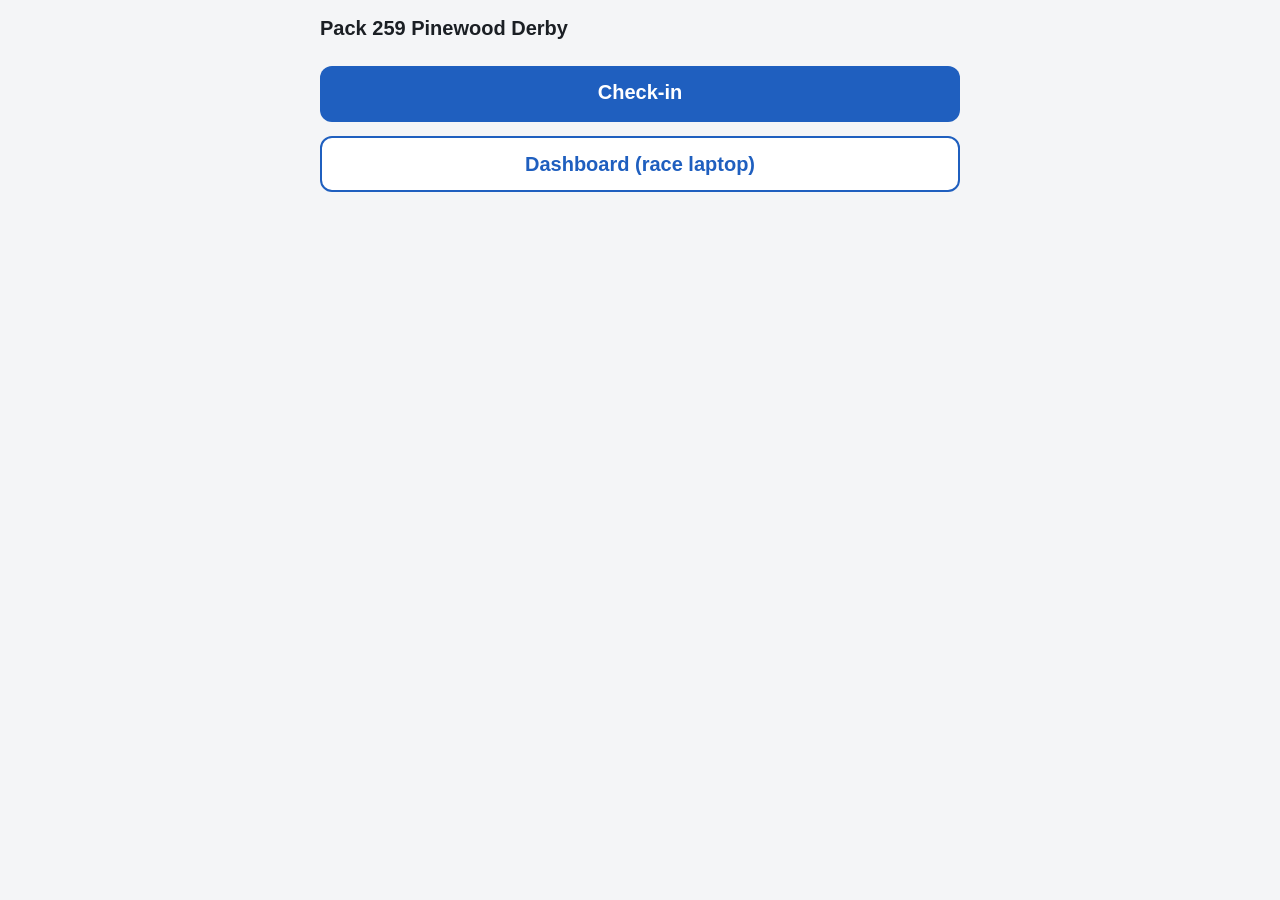
<file: index.html>
<!doctype html>
<html lang="en">
<head>
<meta charset="utf-8">
<meta name="viewport" content="width=device-width, initial-scale=1">
<meta name="robots" content="noindex, nofollow">
<title>Pack 259 Derby</title>
<link rel="stylesheet" href="style.css">
</head>
<body>
<div class="wrap">
  <header><h1>Pack 259 Pinewood Derby</h1></header>
  <a class="btn" href="c.html" style="text-align:center;text-decoration:none">Check-in</a>
  <a class="btn secondary" href="dashboard.html" style="text-align:center;text-decoration:none">Dashboard (race laptop)</a>
</div>
</body>
</html>
</file>
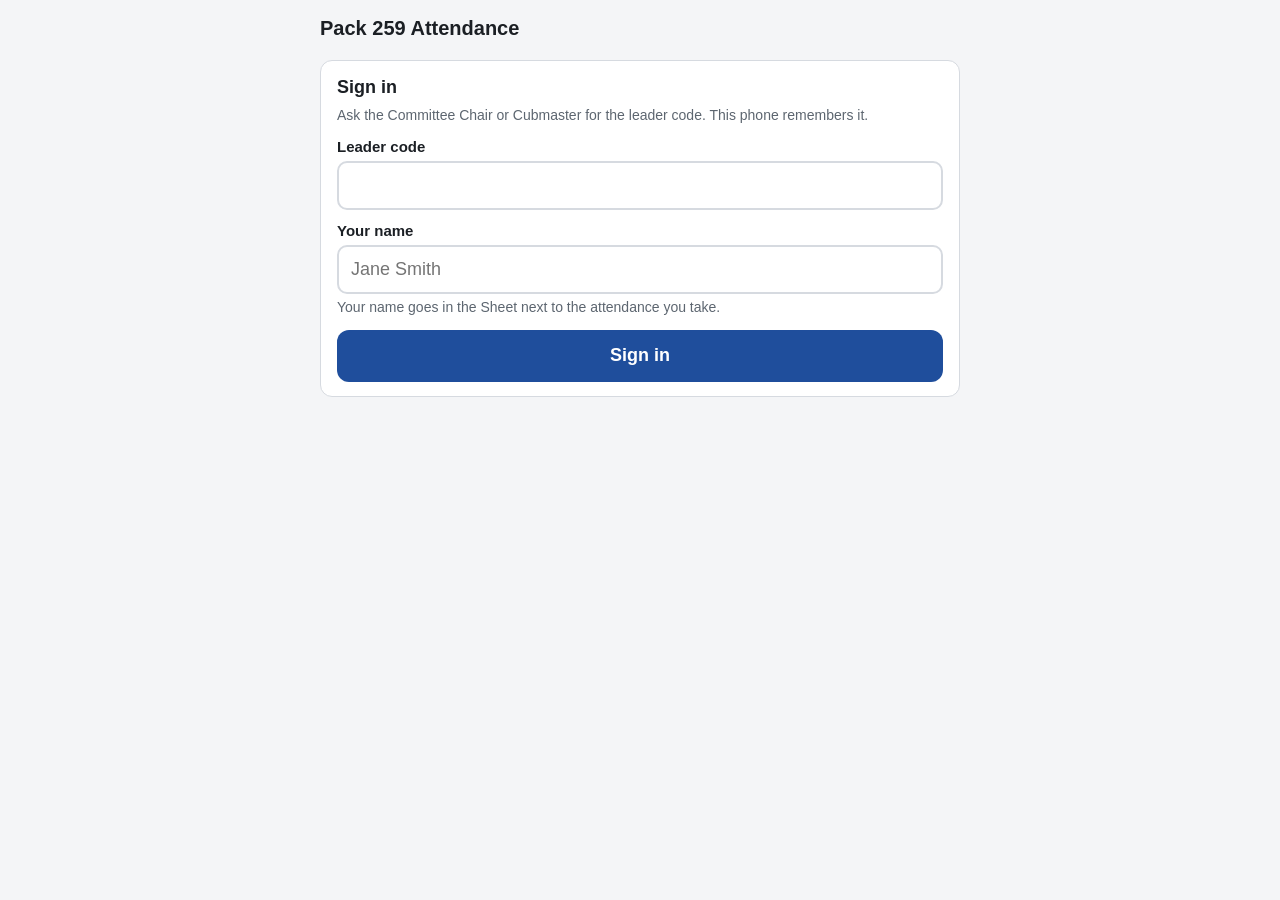
<file: attendance/index.html>
<!doctype html>
<html lang="en">
<head>
<meta charset="utf-8">
<meta name="viewport" content="width=device-width, initial-scale=1, viewport-fit=cover">
<meta name="robots" content="noindex, nofollow">
<meta name="theme-color" content="#1f4e9c">
<meta name="apple-mobile-web-app-capable" content="yes">
<meta name="apple-mobile-web-app-title" content="Attendance">
<title>Pack 259 Attendance</title>
<link rel="manifest" href="manifest.webmanifest">
<link rel="apple-touch-icon" href="apple-touch-icon.png">
<link rel="icon" href="icon-192.png">
<link rel="stylesheet" href="app.css">
</head>
<body>
<header class="top">
  <div>
    <h1>Pack 259 Attendance</h1>
    <div class="meta" id="who"></div>
  </div>
  <button type="button" class="sync" id="sync"></button>
</header>

<main class="wrap">
  <!-- sign in -->
  <section class="card hidden" id="codeCard">
    <h2>Sign in</h2>
    <p class="hint">Ask the Committee Chair or Cubmaster for the leader code. This phone remembers it.</p>
    <form id="codeForm" autocomplete="off">
      <label for="codeInput">Leader code</label>
      <input type="password" id="codeInput" autocapitalize="off" autocorrect="off" spellcheck="false" required>
      <label for="nameInput">Your name</label>
      <input type="text" id="nameInput" placeholder="Jane Smith" maxlength="40" autocomplete="name" required>
      <p class="hint">Your name goes in the Sheet next to the attendance you take.</p>
      <div id="codeErr" class="err hidden"></div>
      <button class="btn" type="submit" id="codeBtn">Sign in</button>
    </form>
  </section>

  <!-- attendance -->
  <section class="hidden" id="mainCard">
    <div class="controls card">
      <label for="groupSel">Den</label>
      <select id="groupSel"></select>
      <div class="two">
        <div>
          <label for="dateInput">Date</label>
          <input type="date" id="dateInput">
        </div>
        <div>
          <label for="eventSel">Event</label>
          <select id="eventSel"></select>
        </div>
      </div>
      <input type="text" id="otherInput" class="hidden" placeholder="Name of the event" maxlength="60" aria-label="Name of the event">
    </div>

    <div id="msg"></div>

    <div id="listArea" class="hidden">
      <div class="countbar">
        <span id="count"></span>
        <span class="hint">Tap a name to mark it here.</span>
      </div>
      <input type="search" id="search" class="hidden" placeholder="Find a scout" aria-label="Find a scout" autocomplete="off">
      <div id="list"></div>

      <button type="button" class="btn secondary" id="addBtn">Add a scout who isn't listed</button>
      <form class="card hidden" id="addForm" autocomplete="off">
        <h2>Add a scout</h2>
        <p class="hint">Use this for a new scout or a visitor. They are marked here and added to this den's list.</p>
        <div class="two">
          <div>
            <label for="addFirst">First name</label>
            <input type="text" id="addFirst" maxlength="30" autocapitalize="words" required>
          </div>
          <div>
            <label for="addLast">Last name</label>
            <input type="text" id="addLast" maxlength="30" autocapitalize="words" required>
          </div>
        </div>
        <div id="addDenWrap" class="hidden">
          <label for="addDen">Den</label>
          <select id="addDen"></select>
        </div>
        <div id="addErr" class="err hidden"></div>
        <div class="two">
          <button type="button" class="btn secondary" id="addCancel">Cancel</button>
          <button type="submit" class="btn">Add</button>
        </div>
      </form>
    </div>

    <footer class="foot">
      <button type="button" class="linkbtn" id="signOutBtn">Sign out</button>
      <a href="roster.html">Update the roster</a>
    </footer>
  </section>
</main>

<script src="common.js"></script>
<script src="app.js"></script>
</body>
</html>
</file>
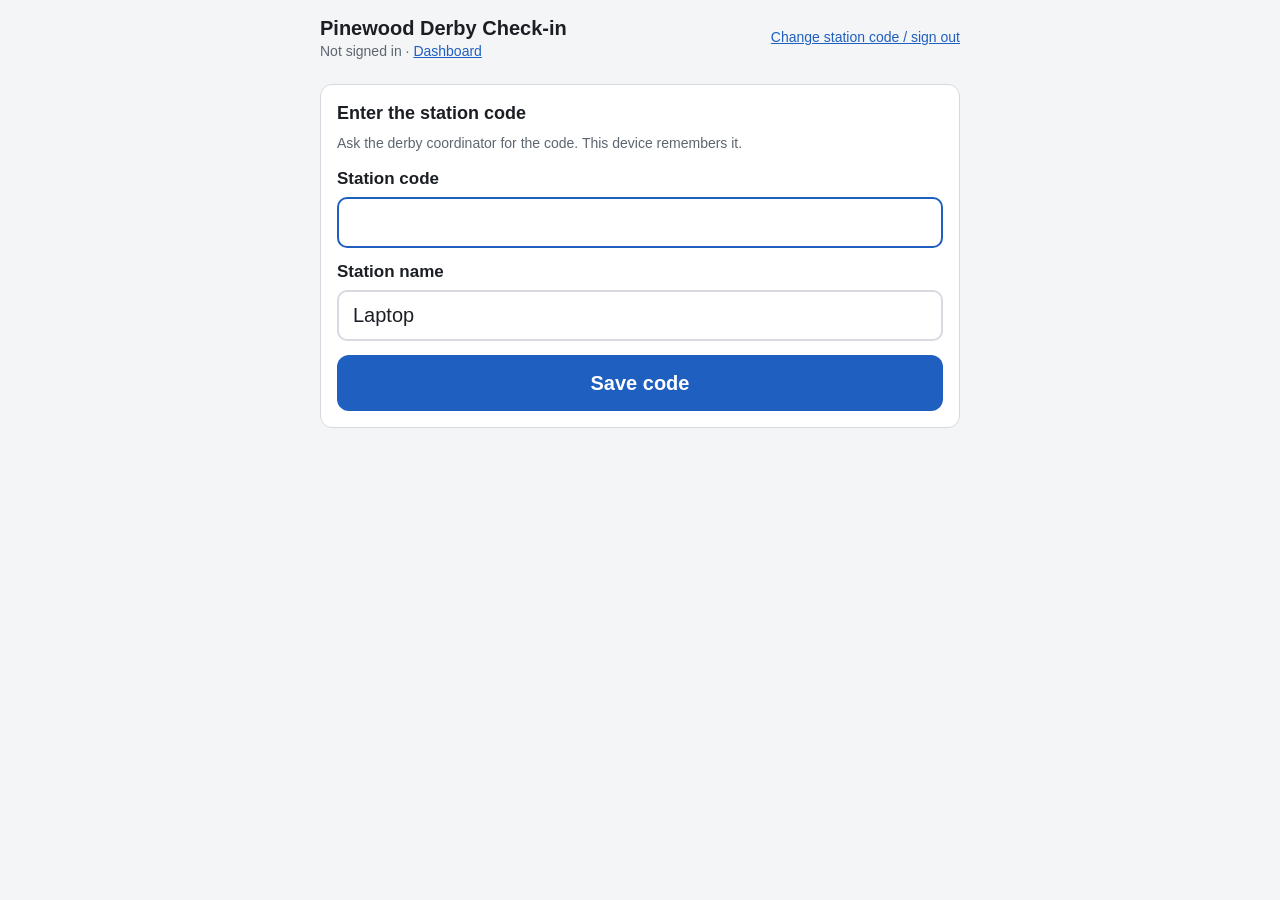
<file: c.html>
<!doctype html>
<html lang="en">
<head>
<meta charset="utf-8">
<meta name="viewport" content="width=device-width, initial-scale=1, viewport-fit=cover">
<meta name="robots" content="noindex, nofollow">
<title>Derby Check-in</title>
<link rel="stylesheet" href="style.css">
</head>
<body>
<div class="wrap">
  <header>
    <div>
      <h1 id="event">Pinewood Derby Check-in</h1>
      <div class="meta"><span id="stationLabel"></span> &middot; <a href="dashboard.html">Dashboard</a></div>
    </div>
    <button type="button" class="linkbtn" id="signOutBtn">Change station code / sign out</button>
  </header>

  <!-- station code prompt -->
  <div class="card hidden" id="codeCard">
    <div id="codeCarNo" class="carno hidden"></div>
    <h2>Enter the station code</h2>
    <p class="hint" style="margin-top:0">Ask the derby coordinator for the code. This device remembers it.</p>
    <form id="codeForm" autocomplete="off">
      <label for="codeInput">Station code</label>
      <input type="password" id="codeInput" autocapitalize="off" autocorrect="off" spellcheck="false" required>
      <label for="stationInput">Station name</label>
      <input type="text" id="stationInput" placeholder="e.g. Laptop, Table 2, Phone - Sam" maxlength="40">
      <div id="codeErr" class="err hidden" style="margin-top:10px"></div>
      <button class="btn" type="submit" id="codeBtn">Save code</button>
    </form>
  </div>

  <!-- scan box -->
  <div class="card scan hidden" id="scanCard">
    <form id="scanForm" autocomplete="off">
      <label for="scanInput">Scan or type a car number</label>
      <div class="row">
        <input type="search" id="scanInput" inputmode="numeric" placeholder="042" enterkeyhint="go" autocapitalize="off" autocorrect="off" spellcheck="false">
      </div>
    </form>
    <button type="button" class="btn secondary" id="cameraBtn">Scan next car with camera</button>
  </div>

  <div id="msg"></div>

  <!-- car -->
  <div class="card hidden" id="carCard">
    <div class="row" style="align-items:center">
      <div class="carno" id="carNo"></div>
      <div style="text-align:right"><span class="badge" id="carRank"></span></div>
    </div>
    <div id="carBody"></div>
  </div>
</div>

<!-- camera overlay -->
<div id="camera" class="hidden">
  <div class="reader"><div id="reader"></div></div>
  <div class="bar">
    <p id="cameraMsg">Point the camera at the QR code on the bottom of the car.</p>
    <button type="button" class="btn secondary" id="cameraCancel">Cancel</button>
  </div>
</div>

<script src="common.js"></script>
<script src="checkin.js"></script>
</body>
</html>
</file>
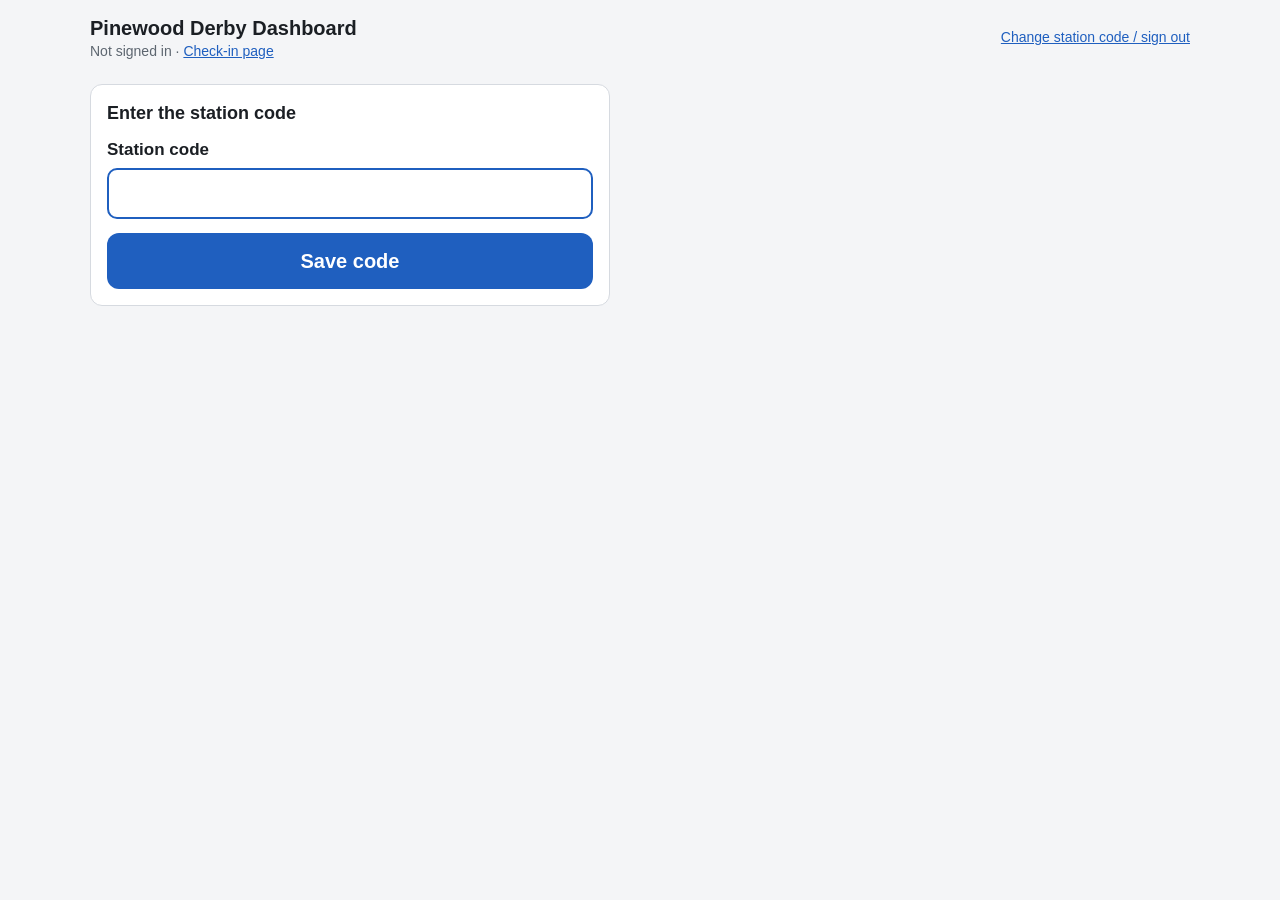
<file: dashboard.html>
<!doctype html>
<html lang="en">
<head>
<meta charset="utf-8">
<meta name="viewport" content="width=device-width, initial-scale=1">
<meta name="robots" content="noindex, nofollow">
<title>Derby Dashboard</title>
<link rel="stylesheet" href="style.css">
</head>
<body>
<div class="wrap wide">
  <header>
    <div>
      <h1 id="event">Pinewood Derby Dashboard</h1>
      <div class="meta"><span id="updated">Loading...</span> &middot; <a href="c.html">Check-in page</a></div>
    </div>
    <button type="button" class="linkbtn" id="signOutBtn">Change station code / sign out</button>
  </header>

  <div class="card hidden" id="codeCard" style="max-width:520px">
    <h2>Enter the station code</h2>
    <form id="codeForm" autocomplete="off">
      <label for="codeInput">Station code</label>
      <input type="password" id="codeInput" autocapitalize="off" autocorrect="off" spellcheck="false" required>
      <div id="codeErr" class="err hidden" style="margin-top:10px"></div>
      <button class="btn" type="submit" id="codeBtn">Save code</button>
    </form>
  </div>

  <div id="main" class="hidden">
    <div class="card">
      <div class="row" style="align-items:center; flex-wrap:wrap">
        <div><span class="big" id="totalIn">0</span> <span class="muted" id="totalOf">of 0 checked in</span></div>
        <div style="flex:0 0 auto; min-width:260px">
          <button type="button" class="btn" id="exportBtn" style="margin-top:0">Export CSV</button>
        </div>
      </div>
      <div class="export-note">Import this file directly into Race Manager. Do not open or save it in Excel.</div>
      <div class="export-note" id="exportResult"></div>
    </div>

    <div class="grid">
      <div class="card">
        <h2>Checked in by rank</h2>
        <table id="countsTable"><thead><tr><th>Rank</th><th>Checked in</th><th>Passed</th></tr></thead><tbody></tbody></table>
      </div>
      <div class="card">
        <h2>Not passed</h2>
        <div id="notPassed"></div>
      </div>
      <div class="card">
        <h2>Not yet checked in</h2>
        <div id="notIn"></div>
      </div>
    </div>
  </div>
</div>
<script src="common.js"></script>
<script src="dashboard.js"></script>
</body>
</html>
</file>
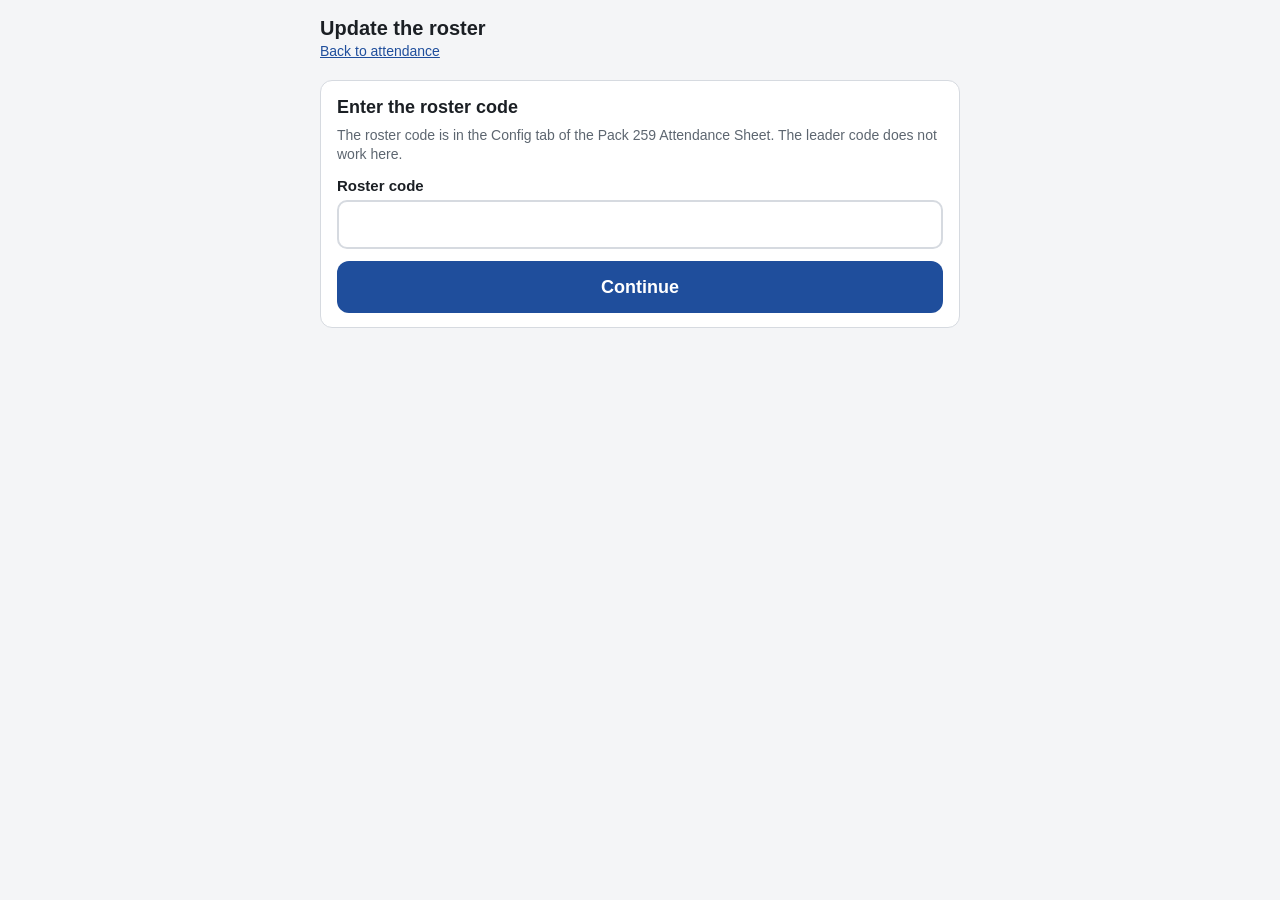
<file: attendance/roster.html>
<!doctype html>
<html lang="en">
<head>
<meta charset="utf-8">
<meta name="viewport" content="width=device-width, initial-scale=1, viewport-fit=cover">
<meta name="robots" content="noindex, nofollow">
<meta name="theme-color" content="#1f4e9c">
<title>Pack 259 Attendance Roster</title>
<link rel="icon" href="icon-192.png">
<link rel="stylesheet" href="app.css">
</head>
<body>
<header class="top">
  <div>
    <h1>Update the roster</h1>
    <div class="meta"><a href="./">Back to attendance</a></div>
  </div>
</header>

<main class="wrap">
  <!-- roster code -->
  <section class="card hidden" id="codeCard">
    <h2>Enter the roster code</h2>
    <p class="hint">The roster code is in the Config tab of the Pack 259 Attendance Sheet. The leader code does not work here.</p>
    <form id="codeForm" autocomplete="off">
      <label for="codeInput">Roster code</label>
      <input type="password" id="codeInput" autocapitalize="off" autocorrect="off" spellcheck="false" required>
      <div id="codeErr" class="err hidden"></div>
      <button class="btn" type="submit" id="codeBtn">Continue</button>
    </form>
  </section>

  <!-- choose file -->
  <section class="card hidden" id="fileCard">
    <h2>Upload the Scoutbook roster</h2>
    <ol class="steps">
      <li>In Scoutbook, download the pack roster as a CSV file (the roster report that lists youth members with their den).</li>
      <li>Choose that file here. Only each scout's name and den are sent to the Sheet. Addresses, phone numbers and parent names stay on this device.</li>
      <li>Check the changes it lists, then press <b>Update the roster</b>.</li>
    </ol>
    <input type="file" id="fileInput" accept=".csv,text/csv">
    <div id="fileErr" class="err hidden"></div>
    <p class="hint" style="margin-top:12px"><button type="button" class="linkbtn" id="signOutBtn">Forget the roster code on this device</button></p>
  </section>

  <div id="msg"></div>

  <!-- changes -->
  <section class="card changes hidden" id="checkCard">
    <h2 id="checkTitle">Changes</h2>
    <div id="checkBody"></div>
    <button type="button" class="btn" id="applyBtn">Update the roster</button>
  </section>
</main>

<script src="common.js"></script>
<script src="roster.js"></script>
</body>
</html>
</file>
<file: style.css>
:root {
  --bg: #f4f5f7; --card: #ffffff; --ink: #1b1f24; --muted: #5d6670; --line: #d6dae0;
  --blue: #1f5fbf; --green: #157a3c; --green-bg: #e3f5e9; --red: #b42318; --red-bg: #fdecea;
  --amber: #8a5a00; --amber-bg: #fff4d6;
}
* { box-sizing: border-box; }
html, body { margin: 0; background: var(--bg); color: var(--ink);
  font: 17px/1.4 -apple-system, BlinkMacSystemFont, "Segoe UI", Roboto, Helvetica, Arial, sans-serif; }
body { padding: 0 16px 40px; }
.wrap { max-width: 640px; margin: 0 auto; }
.wide { max-width: 1100px; }
header { display: flex; align-items: center; justify-content: space-between; gap: 12px; padding: 14px 0 10px; flex-wrap: wrap; }
header h1 { font-size: 20px; margin: 0; }
header .meta { font-size: 14px; color: var(--muted); }
a { color: var(--blue); }
.linkbtn { background: none; border: 0; color: var(--blue); text-decoration: underline; font: inherit; font-size: 14px; padding: 4px 0; cursor: pointer; }
.card { background: var(--card); border: 1px solid var(--line); border-radius: 12px; padding: 16px; margin: 12px 0; }
label { display: block; font-weight: 600; margin: 12px 0 6px; }
input[type=text], input[type=password], input[type=search] {
  width: 100%; font-size: 20px; padding: 12px 14px; border: 2px solid var(--line); border-radius: 10px; background: #fff; color: var(--ink); }
input:focus { outline: none; border-color: var(--blue); }
button { font: inherit; cursor: pointer; }
.btn { display: block; width: 100%; min-height: 56px; font-size: 20px; font-weight: 700; border: 0; border-radius: 12px; color: #fff; background: var(--blue); padding: 12px; margin-top: 14px; }
.btn.secondary { background: #fff; color: var(--blue); border: 2px solid var(--blue); }
.btn.green { background: var(--green); }
.btn:disabled { opacity: .55; cursor: default; }
.row { display: flex; gap: 10px; }
.row > * { flex: 1; }
.scan input { font-size: 22px; }
.hint { font-size: 14px; color: var(--muted); margin-top: 6px; }
.carno { font-size: 72px; font-weight: 800; line-height: 1; letter-spacing: 1px; }
.name { font-size: 30px; font-weight: 700; margin-top: 6px; overflow-wrap: anywhere; }
.badge { display: inline-block; padding: 4px 12px; border-radius: 999px; font-weight: 700; font-size: 16px; color: #fff; background: #555; vertical-align: middle; }
.rank-lion { background: #b8860b; } .rank-tiger { background: #d35400; } .rank-wolf { background: #b03a2e; }
.rank-bear { background: #1e8449; } .rank-webelos { background: #1f5fbf; } .rank-arrow-of-light { background: #6c3483; }
.rank-outlaw { background: #34495e; }
.banner { padding: 10px 14px; border-radius: 10px; font-weight: 700; margin: 12px 0; }
.banner.new { background: var(--amber-bg); color: var(--amber); font-size: 20px; }
.banner.ok { background: var(--green-bg); color: var(--green); font-size: 20px; }
.banner.bad { background: var(--red-bg); color: var(--red); font-size: 20px; }
.banner.info { background: #e8eef9; color: #1d3f7a; }
.check { display: flex; align-items: center; gap: 14px; font-size: 22px; font-weight: 700; padding: 14px; border: 2px solid var(--line); border-radius: 12px; margin-top: 14px; cursor: pointer; user-select: none; }
.check input { width: 34px; height: 34px; margin: 0; }
.weight { display: flex; align-items: center; gap: 10px; }
.weight input { font-size: 34px; font-weight: 700; text-align: center; max-width: 200px; }
.weight span { font-size: 24px; font-weight: 700; }
.warn { color: var(--red); font-weight: 800; font-size: 20px; margin-top: 8px; }
.last { font-size: 15px; background: #f0f2f5; border-radius: 8px; padding: 10px 12px; margin-top: 12px; }
.hidden { display: none !important; }
#camera { position: fixed; inset: 0; background: #000; z-index: 50; display: flex; flex-direction: column; }
#camera .reader { flex: 1; display: flex; align-items: center; justify-content: center; overflow: hidden; }
#camera .reader > div { width: 100%; max-width: 520px; }
#camera .bar { padding: 16px; background: #111; }
#camera .bar p { color: #ddd; margin: 0 0 8px; text-align: center; }
/* dashboard */
.grid { display: grid; grid-template-columns: repeat(auto-fit, minmax(300px, 1fr)); gap: 12px; }
table { width: 100%; border-collapse: collapse; font-size: 16px; }
th, td { text-align: left; padding: 7px 8px; border-bottom: 1px solid var(--line); vertical-align: top; }
th { font-size: 13px; color: var(--muted); text-transform: uppercase; letter-spacing: .03em; }
td.num { font-variant-numeric: tabular-nums; font-weight: 700; }
.big { font-size: 28px; font-weight: 800; }
.muted { color: var(--muted); }
h2 { font-size: 18px; margin: 0 0 8px; }
h3 { font-size: 15px; margin: 12px 0 4px; }
.export-note { font-size: 14px; color: var(--muted); margin-top: 8px; }
.err { color: var(--red); font-weight: 700; }
</file>
<file: attendance/app.css>
:root {
  --bg: #f4f5f7; --card: #ffffff; --ink: #1b1f24; --muted: #5d6670; --line: #d6dae0;
  --blue: #1f4e9c; --blue-bg: #e8eef9; --green: #157a3c; --green-bg: #e3f5e9;
  --red: #b42318; --red-bg: #fdecea; --amber: #8a5a00; --amber-bg: #fff4d6;
}
* { box-sizing: border-box; }
html, body { margin: 0; background: var(--bg); color: var(--ink);
  font: 17px/1.4 -apple-system, BlinkMacSystemFont, "Segoe UI", Roboto, Helvetica, Arial, sans-serif; }
body { padding: 0 16px 48px; padding-top: env(safe-area-inset-top); }
.wrap { max-width: 640px; margin: 0 auto; }
.wide { max-width: 860px; }
.top { max-width: 640px; margin: 0 auto; display: flex; align-items: center; justify-content: space-between; gap: 12px; padding: 14px 0 6px; }
.top h1 { font-size: 20px; margin: 0; }
.meta { font-size: 14px; color: var(--muted); }
h2 { font-size: 18px; margin: 0 0 6px; }
h3 { font-size: 16px; margin: 16px 0 6px; }
a { color: var(--blue); }
.card { background: var(--card); border: 1px solid var(--line); border-radius: 12px; padding: 14px 16px; margin: 12px 0; }
label { display: block; font-weight: 600; font-size: 15px; margin: 10px 0 4px; }
input[type=text], input[type=password], input[type=search], input[type=date], select {
  width: 100%; font: inherit; font-size: 18px; padding: 10px 12px; border: 2px solid var(--line); border-radius: 10px;
  background: #fff; color: var(--ink); min-height: 48px; -webkit-appearance: none; appearance: none; }
select { background: #fff url("data:image/svg+xml,%3Csvg xmlns='http://www.w3.org/2000/svg' width='12' height='8'%3E%3Cpath d='M1 1l5 5 5-5' fill='none' stroke='%235d6670' stroke-width='2'/%3E%3C/svg%3E") no-repeat right 12px center; padding-right: 32px; }
input:focus, select:focus { outline: none; border-color: var(--blue); }
#otherInput { margin-top: 8px; }
button { font: inherit; cursor: pointer; }
.btn { display: block; width: 100%; min-height: 52px; font-size: 18px; font-weight: 700; border: 0; border-radius: 12px; color: #fff; background: var(--blue); padding: 12px; margin-top: 12px; }
.btn.secondary { background: #fff; color: var(--blue); border: 2px solid var(--blue); }
.btn:disabled { opacity: .55; cursor: default; }
.linkbtn { background: none; border: 0; color: var(--blue); text-decoration: underline; font-size: 15px; padding: 4px 0; }
.two { display: flex; gap: 10px; }
.two > * { flex: 1; min-width: 0; }
.hint { font-size: 14px; color: var(--muted); margin: 4px 0; }
.err { color: var(--red); font-weight: 700; margin-top: 10px; }
.hidden { display: none !important; }

/* save status */
.sync { flex: none; border: 0; border-radius: 999px; padding: 6px 12px; font-size: 14px; font-weight: 700; background: var(--green-bg); color: var(--green); }
.sync.busy { background: var(--blue-bg); color: var(--blue); }
.sync.warn { background: var(--amber-bg); color: var(--amber); }
.sync:empty { display: none; }

.banner { padding: 10px 14px; border-radius: 10px; font-weight: 600; margin: 12px 0; }
.banner.info { background: var(--blue-bg); color: #1d3f7a; }
.banner.warn { background: var(--amber-bg); color: var(--amber); }
.banner.bad { background: var(--red-bg); color: var(--red); }
.banner.ok { background: var(--green-bg); color: var(--green); }

/* scout list */
.countbar { display: flex; justify-content: space-between; align-items: baseline; gap: 8px; margin: 14px 2px 6px; flex-wrap: wrap; }
#count { font-size: 18px; font-weight: 700; }
#search { margin-bottom: 8px; }
.denhead { font-size: 14px; font-weight: 700; color: var(--muted); text-transform: uppercase; letter-spacing: .04em; margin: 16px 4px 6px; }
.list { background: var(--card); border: 1px solid var(--line); border-radius: 12px; overflow: hidden; }
.scout { display: flex; align-items: center; gap: 14px; width: 100%; min-height: 58px; padding: 10px 14px; border: 0;
  border-bottom: 1px solid var(--line); background: #fff; color: var(--ink); text-align: left; font-size: 19px;
  -webkit-tap-highlight-color: transparent; user-select: none; touch-action: manipulation; }
.scout:last-child { border-bottom: 0; }
.scout .box { flex: none; width: 32px; height: 32px; border-radius: 50%; border: 2px solid #9aa3ad; display: flex; align-items: center; justify-content: center; }
.scout .box svg { width: 20px; height: 20px; visibility: hidden; }
.scout[aria-pressed=true] { background: var(--green-bg); font-weight: 700; }
.scout[aria-pressed=true] .box { background: var(--green); border-color: var(--green); }
.scout[aria-pressed=true] .box svg { visibility: visible; }
.scout .tag { margin-left: auto; font-size: 12px; font-weight: 700; color: var(--amber); background: var(--amber-bg); border-radius: 999px; padding: 2px 8px; }
.empty { padding: 16px; color: var(--muted); }
.foot { display: flex; justify-content: space-between; align-items: center; margin-top: 28px; font-size: 15px; }

/* roster page */
.changes h3 .n { color: var(--muted); font-weight: 400; }
.changes ul { margin: 4px 0 8px; padding-left: 20px; }
.changes li { margin: 3px 0; }
.match { border-top: 1px solid var(--line); padding: 10px 0; }
.match:first-of-type { border-top: 0; }
.match .who { font-weight: 700; }
.match select { margin-top: 6px; font-size: 16px; }
.steps { margin: 6px 0 0; padding-left: 22px; }
.steps li { margin: 6px 0; }
input[type=file] { font-size: 16px; margin-top: 8px; max-width: 100%; }
</file>
